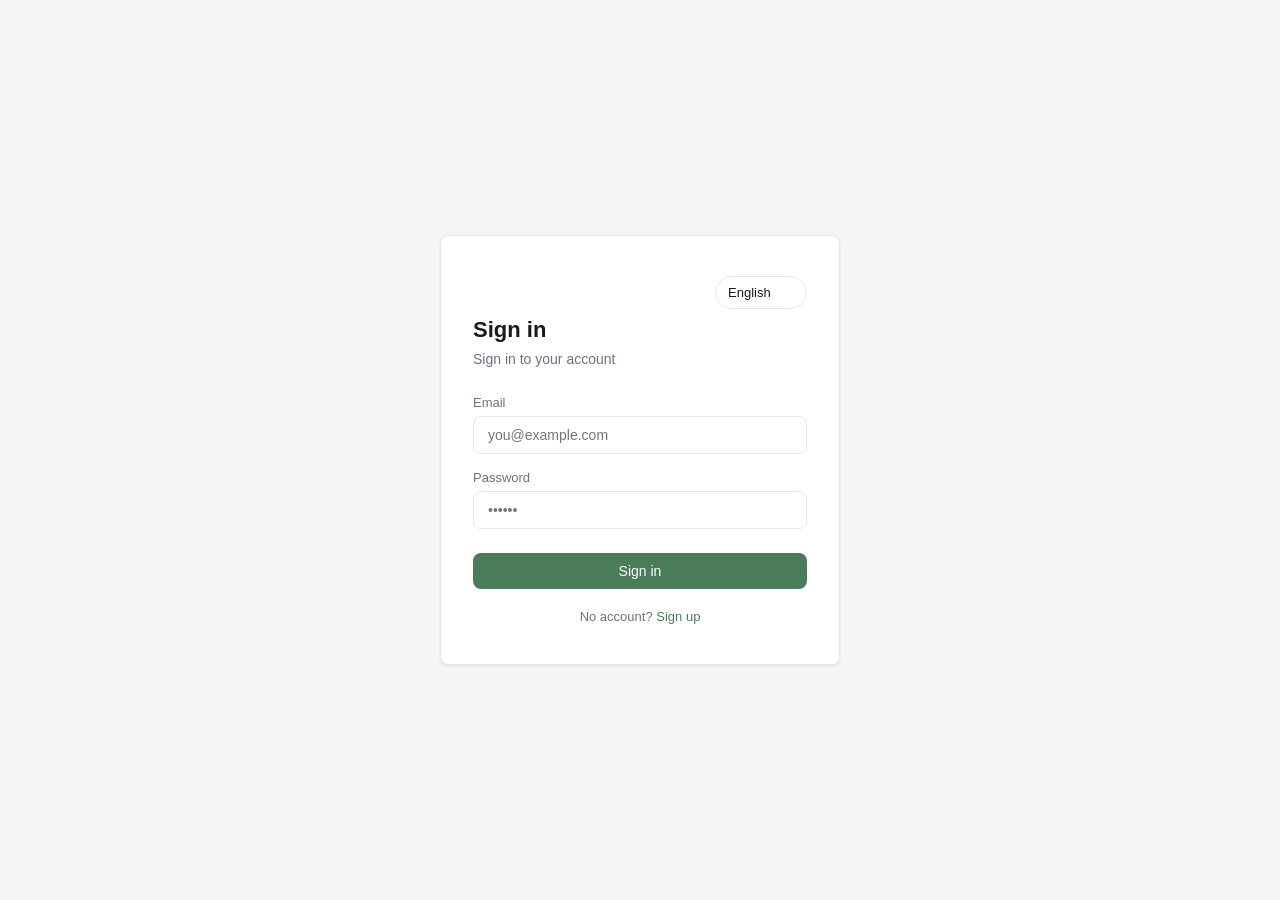
<file: frontend/login.html>
<!DOCTYPE html>
<html lang="en">
<head>
    <meta charset="UTF-8">
    <meta name="viewport" content="width=device-width, initial-scale=1.0">
    <title>Sign in — PriceTracker</title>
    <link rel="stylesheet" href="css/style.css">
</head>
<body>
    <div class="auth-wrapper">
        <div class="auth-card">
            <div class="auth-card-header">
                <select class="lang-switch" data-lang-switch aria-label="Language switcher">
                    <option value="en">English</option>
                    <option value="uk">Українська</option>
                </select>
            </div>
            <h1 data-i18n="auth.login.title">Sign in</h1>
            <p data-i18n="auth.login.subtitle">Sign in to your account</p>

            <div class="form-group">
                <label data-i18n="auth.login.email">Email</label>
                <input type="email" id="email" placeholder="you@example.com" data-i18n-placeholder="auth.login.emailPlaceholder">
            </div>
            <div class="form-group">
                <label data-i18n="auth.login.password">Password</label>
                <input type="password" id="password" placeholder="••••••" data-i18n-placeholder="auth.login.passwordPlaceholder">
            </div>

            <p class="error-msg" id="error"></p>

            <button class="btn btn-primary" id="loginBtn" data-i18n="auth.login.button">Sign in</button>

            <div class="auth-footer">
                <span data-i18n="auth.login.noAccount">No account?</span> <a href="register.html" data-i18n="auth.login.registerLink">Sign up</a>
            </div>
        </div>
    </div>

    <script src="js/i18n.js"></script>
    <script src="js/api.js"></script>
    <script src="js/auth.js"></script>
    <script>
        if (isLoggedIn()) window.location.href = "index.html";

        const syncTitle = () => {
            document.title = t("auth.login.title") + " — PriceTracker";
        };

        syncTitle();
        window.addEventListener("languagechange", syncTitle);

        document.getElementById("loginBtn").addEventListener("click", async () => {
            const email = document.getElementById("email").value.trim();
            const password = document.getElementById("password").value;
            const error = document.getElementById("error");
            const btn = document.getElementById("loginBtn");

            error.style.display = "none";
            btn.disabled = true;
            btn.textContent = t("auth.login.loading");

            try {
                const data = await login(email, password);
                saveTokens(data.access_token, data.refresh_token);
                window.location.href = "index.html";
            } catch (e) {
                error.textContent = e.message;
                error.style.display = "block";
            } finally {
                btn.disabled = false;
                btn.textContent = t("auth.login.button");
            }
        });

        // Enter для сабмита
        document.addEventListener("keydown", (e) => {
            if (e.key === "Enter") document.getElementById("loginBtn").click();
        });
    </script>
</body>
</html>
</file>
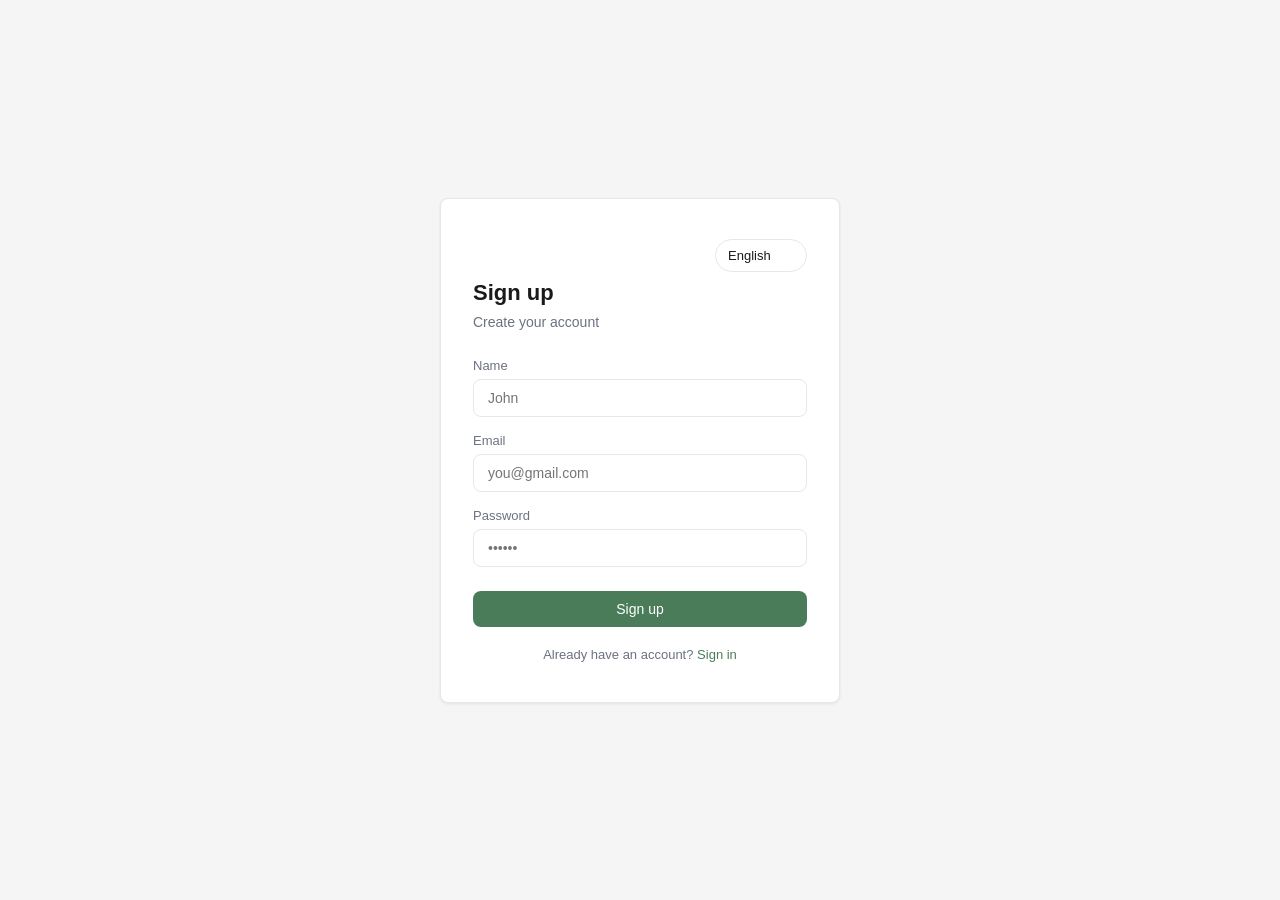
<file: frontend/register.html>
<!DOCTYPE html>
<html lang="en">
<head>
    <meta charset="UTF-8">
    <meta name="viewport" content="width=device-width, initial-scale=1.0">
    <title>Sign up — PriceTracker</title>
    <link rel="stylesheet" href="css/style.css">
</head>
<body>
    <div class="auth-wrapper">
        <div class="auth-card">
            <div class="auth-card-header">
                <select class="lang-switch" data-lang-switch aria-label="Language switcher">
                    <option value="en">English</option>
                    <option value="uk">Українська</option>
                </select>
            </div>
            <h1 data-i18n="auth.register.title">Sign up</h1>
            <p data-i18n="auth.register.subtitle">Create your account</p>

            <div class="form-group">
                <label data-i18n="auth.register.name">Name</label>
                <input type="text" id="name" placeholder="Ivan" data-i18n-placeholder="auth.register.namePlaceholder">
            </div>
            <div class="form-group">
                <label data-i18n="auth.register.email">Email</label>
                <input type="email" id="email" placeholder="you@gmail.com" data-i18n-placeholder="auth.register.emailPlaceholder">
            </div>
            <div class="form-group">
                <label data-i18n="auth.register.password">Password</label>
                <input type="password" id="password" placeholder="••••••" data-i18n-placeholder="auth.register.passwordPlaceholder">
            </div>

            <p class="error-msg" id="error"></p>

            <button class="btn btn-primary" id="registerBtn" data-i18n="auth.register.button">Sign up</button>

            <div class="auth-footer">
                <span data-i18n="auth.register.hasAccount">Already have an account?</span> <a href="login.html" data-i18n="auth.register.loginLink">Sign in</a>
            </div>
        </div>
    </div>

    <script src="js/i18n.js"></script>
    <script src="js/api.js"></script>
    <script src="js/auth.js"></script>
    <script>
        if (isLoggedIn()) window.location.href = "index.html";

        const syncTitle = () => {
            document.title = t("auth.register.title") + " — PriceTracker";
        };

        syncTitle();
        window.addEventListener("languagechange", syncTitle);

        document.getElementById("registerBtn").addEventListener("click", async () => {
            const name = document.getElementById("name").value.trim();
            const email = document.getElementById("email").value.trim();
            const password = document.getElementById("password").value;
            const error = document.getElementById("error");
            const btn = document.getElementById("registerBtn");

            error.style.display = "none";
            btn.disabled = true;
            btn.textContent = t("auth.register.loading");

            try {
                await register(name, email, password);
                const data = await login(email, password);
                saveTokens(data.access_token, data.refresh_token);
                window.location.href = "index.html";
            } catch (e) {
                error.textContent = e.message;
                error.style.display = "block";
            } finally {
                btn.disabled = false;
                btn.textContent = t("auth.register.button");
            }
        });

        document.addEventListener("keydown", (e) => {
            if (e.key === "Enter") document.getElementById("registerBtn").click();
        });
    </script>
</body>
</html>
</file>
<file: frontend/css/style.css>
* {
    margin: 0;
    padding: 0;
    box-sizing: border-box;
}
 
:root {
    --bg: #f5f5f5;
    --white: #ffffff;
    --primary: #4a7c59;
    --primary-hover: #3a6347;
    --text: #1a1a1a;
    --text-muted: #6b7280;
    --border: #e5e7eb;
    --danger: #dc2626;
    --radius: 8px;
    --shadow: 0 1px 3px rgba(0,0,0,0.08);
}
 
body {
    font-family: -apple-system, BlinkMacSystemFont, 'Segoe UI', sans-serif;
    background: var(--bg);
    color: var(--text);
    min-height: 100vh;
}
 

nav {
    background: var(--white);
    border-bottom: 1px solid var(--border);
    padding: 0 24px;
    height: 56px;
    display: flex;
    align-items: center;
    justify-content: space-between;
}
 
nav .logo {
    font-weight: 700;
    font-size: 18px;
    color: var(--primary);
    text-decoration: none;
}
 
nav .nav-links {
    display: flex;
    gap: 24px;
    list-style: none;
}
 
nav .nav-links a {
    text-decoration: none;
    color: var(--text-muted);
    font-size: 14px;
    transition: color 0.2s;
}
 
nav .nav-links a:hover,
nav .nav-links a.active {
    color: var(--text);
}

.nav-actions {
    display: flex;
    align-items: center;
    gap: 12px;
}

.lang-switch {
    appearance: none;
    border: 1px solid var(--border);
    border-radius: 999px;
    background: var(--white);
    color: var(--text);
    font: inherit;
    font-size: 13px;
    padding: 8px 12px;
    cursor: pointer;
}

.lang-switch:focus {
    outline: 2px solid rgba(74, 124, 89, 0.18);
    outline-offset: 2px;
}

.container {
    max-width: 960px;
    margin: 0 auto;
    padding: 32px 24px;
}
 

.btn {
    display: inline-flex;
    align-items: center;
    justify-content: center;
    padding: 10px 20px;
    border-radius: var(--radius);
    font-size: 14px;
    font-weight: 500;
    cursor: pointer;
    border: none;
    transition: background 0.2s, opacity 0.2s;
    text-decoration: none;
}
 
.btn-primary {
    background: var(--primary);
    color: var(--white);
}
 
.btn-primary:hover {
    background: var(--primary-hover);
}
 
.btn-outline {
    background: transparent;
    border: 1px solid var(--border);
    color: var(--text);
}
 
.btn-outline:hover {
    background: var(--bg);
}
 
.btn-danger {
    background: transparent;
    border: 1px solid var(--danger);
    color: var(--danger);
}
 
.btn-danger:hover {
    background: #fef2f2;
}
 
.btn-sm {
    padding: 6px 14px;
    font-size: 13px;
}
 
.btn:disabled {
    opacity: 0.5;
    cursor: not-allowed;
}
 

.card {
    background: var(--white);
    border-radius: var(--radius);
    border: 1px solid var(--border);
    box-shadow: var(--shadow);
    padding: 24px;
}
 

.form-group {
    margin-bottom: 16px;
}
 
.form-group label {
    display: block;
    font-size: 13px;
    font-weight: 500;
    margin-bottom: 6px;
    color: var(--text-muted);
}
 
.form-group input {
    width: 100%;
    padding: 10px 14px;
    border: 1px solid var(--border);
    border-radius: var(--radius);
    font-size: 14px;
    outline: none;
    transition: border-color 0.2s;
    background: var(--white);
}
 
.form-group input:focus {
    border-color: var(--primary);
}
 

.auth-wrapper {
    min-height: 100vh;
    display: flex;
    align-items: center;
    justify-content: center;
    background: var(--bg);
}
 
.auth-card {
    width: 100%;
    max-width: 400px;
    background: var(--white);
    border-radius: var(--radius);
    border: 1px solid var(--border);
    box-shadow: var(--shadow);
    padding: 40px 32px;
}

.auth-card-header {
    display: flex;
    justify-content: flex-end;
    margin-bottom: 8px;
}
 
.auth-card h1 {
    font-size: 22px;
    margin-bottom: 8px;
}
 
.auth-card p {
    font-size: 14px;
    color: var(--text-muted);
    margin-bottom: 28px;
}
 
.auth-card .btn {
    width: 100%;
    margin-top: 8px;
}
 
.auth-footer {
    text-align: center;
    margin-top: 20px;
    font-size: 13px;
    color: var(--text-muted);
}
 
.auth-footer a {
    color: var(--primary);
    text-decoration: none;
}
 

.error-msg {
    font-size: 13px;
    color: var(--danger);
    margin-top: 8px;
    display: none;
}
 

.product-grid {
    display: grid;
    grid-template-columns: repeat(auto-fill, minmax(220px, 1fr));
    gap: 16px;
    margin-top: 24px;
}
 
.product-card {
    background: var(--white);
    border: 1px solid var(--border);
    border-radius: var(--radius);
    box-shadow: var(--shadow);
    overflow: hidden;
    display: flex;
    flex-direction: column;
}
 
.product-card img {
    width: 100%;
    height: 160px;
    object-fit: contain;
    padding: 12px;
    background: var(--bg);
}
 
.product-card .product-info {
    padding: 14px;
    flex: 1;
    display: flex;
    flex-direction: column;
    gap: 6px;
}
 
.product-card .product-title {
    font-size: 13px;
    font-weight: 500;
    line-height: 1.4;
    display: -webkit-box;
    -webkit-line-clamp: 2;
    line-clamp: 2;
    -webkit-box-orient: vertical;
    overflow: hidden;
}
 
.product-card .product-price {
    font-size: 16px;
    font-weight: 700;
    color: var(--primary);
}
 
.product-card .product-brand {
    font-size: 12px;
    color: var(--text-muted);
}
 
.product-card .product-actions {
    padding: 12px 14px;
    border-top: 1px solid var(--border);
}
 

.page-header {
    margin-bottom: 24px;
}
 
.page-header h1 {
    font-size: 24px;
    font-weight: 700;
}
 
.page-header p {
    font-size: 14px;
    color: var(--text-muted);
    margin-top: 4px;
}
 

.search-bar {
    display: flex;
    gap: 10px;
    margin-bottom: 8px;
}
 
.search-bar input {
    flex: 1;
    padding: 10px 14px;
    border: 1px solid var(--border);
    border-radius: var(--radius);
    font-size: 14px;
    outline: none;
}
 
.search-bar input:focus {
    border-color: var(--primary);
}
 

.tabs {
    display: flex;
    gap: 4px;
    border-bottom: 1px solid var(--border);
    margin-bottom: 24px;
}
 
.tab {
    padding: 10px 16px;
    font-size: 14px;
    cursor: pointer;
    border: none;
    background: none;
    color: var(--text-muted);
    border-bottom: 2px solid transparent;
    margin-bottom: -1px;
    transition: color 0.2s;
}
 
.tab.active {
    color: var(--primary);
    border-bottom-color: var(--primary);
    font-weight: 500;
}
 

.empty-state {
    text-align: center;
    padding: 60px 20px;
    color: var(--text-muted);
}
 
.empty-state p {
    margin-top: 8px;
    font-size: 14px;
}
 

.loading {
    text-align: center;
    padding: 40px;
    color: var(--text-muted);
    font-size: 14px;
}
</file>
